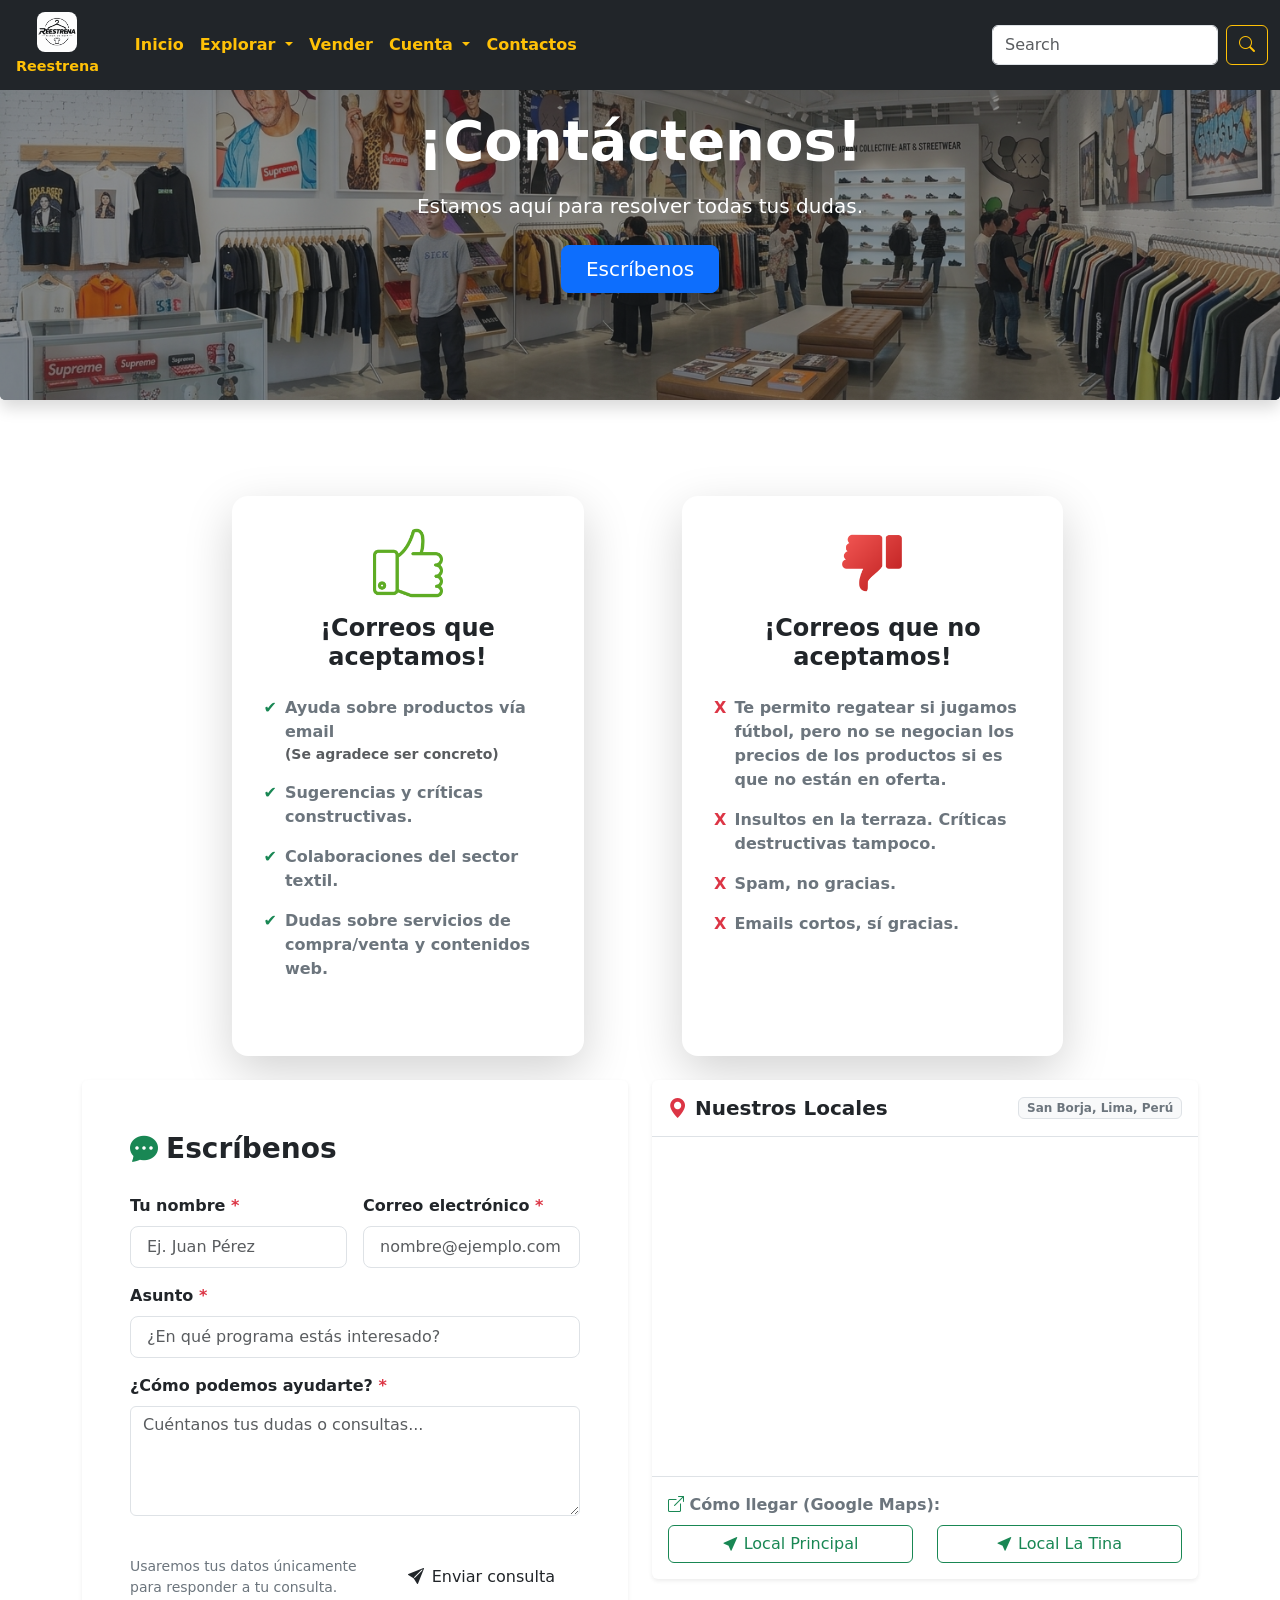
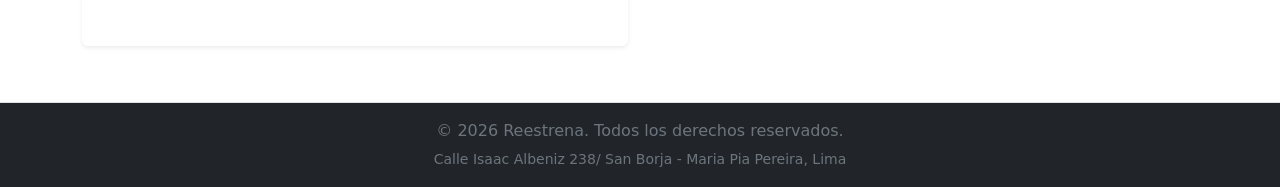
<file: contacto.html>
<!DOCTYPE html>
<html lang="en">
<head>
    <meta charset="UTF-8">
    <meta name="viewport" content="width=device-width, initial-scale=1.0">
    <title>Contacto</title>
    <link href="https://cdn.jsdelivr.net/npm/bootstrap@5.3.8/dist/css/bootstrap.min.css" rel="stylesheet" integrity="sha384-sRIl4kxILFvY47J16cr9ZwB07vP4J8+LH7qKQnuqkuIAvNWLzeN8tE5YBujZqJLB" crossorigin="anonymous">
    <script src="https://cdn.jsdelivr.net/npm/bootstrap@5.3.8/dist/js/bootstrap.bundle.min.js" integrity="sha384-FKyoEForCGlyvwx9Hj09JcYn3nv7wiPVlz7YYwJrWVcXK/BmnVDxM+D2scQbITxI" crossorigin="anonymous"></script>
    <script src="https://cdn.jsdelivr.net/npm/@popperjs/core@2.11.8/dist/umd/popper.min.js" integrity="sha384-I7E8VVD/ismYTF4hNIPjVp/Zjvgyol6VFvRkX/vR+Vc4jQkC+hVqc2pM8ODewa9r" crossorigin="anonymous"></script>
    <script src="https://cdn.jsdelivr.net/npm/bootstrap@5.3.8/dist/js/bootstrap.min.js" integrity="sha384-G/EV+4j2dNv+tEPo3++6LCgdCROaejBqfUeNjuKAiuXbjrxilcCdDz6ZAVfHWe1Y" crossorigin="anonymous"></script>
    <link rel="stylesheet" href="https://cdn.jsdelivr.net/npm/bootstrap-icons@1.11.3/font/bootstrap-icons.min.css">
    <script src="https://cdn.jsdelivr.net/npm/bootstrap@5.3.8/dist/js/bootstrap.bundle.min.js" integrity="sha384-FKyoEForCGlyvwx9Hj09JcYn3nv7wiPVlz7YYwJrWVcXK/BmnVDxM+D2scQbITxI" crossorigin="anonymous"></script>
</head>


<header>
  
  <nav class="navbar navbar-expand-md navbar-dark bg-dark fixed-top">
    <div class="container-fluid">
    
      <a class="navbar-brand d-flex flex-column align-items-center text-center m-0 p-1 text-warning" href="#">
        <img src="img/logoreestrena.jpeg" style="height: 40px; width: auto; border-radius: 8px; margin-bottom: 4px;" alt="Logo Reestrena">
        <span style="font-size: 0.9rem; font-weight: 600;">Reestrena</span>
      </a>

      
      <button class="navbar-toggler border-warning" type="button" data-bs-toggle="offcanvas" data-bs-target="#offcanvasNavbar" aria-controls="offcanvasNavbar" aria-label="Toggle navigation">
        <span class="navbar-toggler-icon"></span>
      </button>

     
      <div class="offcanvas offcanvas-end text-bg-dark" tabindex="-1" id="offcanvasNavbar" aria-labelledby="offcanvasNavbarLabel">
        <div class="offcanvas-header">
          <h5 class="offcanvas-title text-warning" id="offcanvasNavbarLabel">Reestrena</h5>
          <button type="button" class="btn-close btn-close-white" data-bs-dismiss="offcanvas" aria-label="Close"></button>
        </div>
        
        <div class="offcanvas-body">
        
          <ul class="navbar-nav me-auto mb-2 mb-sm-0 mx-sm-4">
            <li class="nav-item">
              <a class="nav-link active text-warning fw-bolder" aria-current="page" href="index.html">Inicio</a>
            </li>
            
            <li class="nav-item dropdown">
              <a class="nav-link dropdown-toggle text-warning fw-bolder" href="#" role="button" data-bs-toggle="dropdown" aria-expanded="false">
                Explorar
              </a>
              <ul class="dropdown-menu dropdown-menu-dark">
                <li><a class="dropdown-item" href="explorar.html">Hombre</a></li>
                <li><a class="dropdown-item" href="explorar.html">Mujer</a></li>
                <li><a class="dropdown-item" href="explorar.html">Niños</a></li>
                <li><a class="dropdown-item" href="explorar.html">Acessorios</a></li>
                <li><a class="dropdown-item" href="explorar.html">Ofertas</a></li>
                <li><hr class="dropdown-divider"></li>
                <li><a class="dropdown-item" href="explorar.html">Y mas..</a></li>
              </ul>
            </li>
            
            <li class="nav-item">
              <a class="nav-link text-warning fw-bolder" href="vender.html">Vender</a>
            </li>

            <li class="nav-item dropdown">
              <a class="nav-link dropdown-toggle text-warning fw-bolder" href="cuenta.html" role="button" data-bs-toggle="dropdown" aria-expanded="false">
                Cuenta
              </a>
              <ul class="dropdown-menu dropdown-menu-dark">
                <li><a class="dropdown-item" href="cuenta.html">Mis compras</a></li>
                <li><a class="dropdown-item" href="cuenta.html">Mis publicaciones</a></li>
                <li><a class="dropdown-item" href="cuenta.html">Favoritos</a></li>
                <li><a class="dropdown-item" href="cuenta.html">Datos</a></li>
              </ul>
            </li>   

            <li class="nav-item">
              <a class="nav-link text-warning fw-bolder" href="contacto.html">Contactos</a>
            </li>
          </ul>

         
          <form class="d-flex mt-3 mt-sm-0 ms-auto" role="search">
            <input class="form-control me-2" type="search" placeholder="Search" aria-label="Search"/>
            <button class="btn btn-outline-warning" type="submit"><i class="bi bi-search"></i></button>
          </form>
        </div>
      </div>
    </div>
  </nav>
</header>

<body>
    <!--cuerpo-->
    <div class="card bg-dark text-white border-0 shadow">
 
    <img src="img/slider1.jpg" class="card-img w-100" alt="Fondo Contáctenos" style="height: 400px; object-fit: cover;">
  

  <div class="card-img-overlay d-flex flex-column justify-content-center align-items-center text-center bg-dark bg-opacity-50">
    <h1 class="card-title fw-bold display-4 mb-3" >¡Contáctenos!</h1>
    <p class="card-text lead mb-4">Estamos aquí para resolver todas tus dudas.</p>
    <a href="#formulario" class="btn btn-primary btn-lg px-4">Escríbenos</a>
  </div>
</div>

<main class="container my-5 py-2 pt-5 mt-4">
  

<!--CARDS-->

    <div class="container my-4">
  <div class="row g-4 justify-content-center">
      
     
      <div class="col-12 col-md-6 col-lg-5 d-flex justify-content-center">
        <div class="card border-0 shadow-lg rounded-4 p-3 w-100" style="max-width: 22rem; height: 35rem;">
          <div class="card-body d-flex flex-column text-center">
            
            <div class="mb-3">
              <img src="img/like.png" class="img-fluid" alt="Icono de aceptación" style="width: 70px;">
            </div>
            
            <h4 class="card-title fw-bold mb-4 text-dark">¡Correos que aceptamos!</h4>
            
            <ul class="list-unstyled text-start fw-semibold text-secondary flex-grow-1">
              <li class="mb-3 d-flex align-items-start">
                <span class="text-success me-2">✔</span> 
                <span>Ayuda sobre productos vía email <small class="text-muted d-block">(Se agradece ser concreto)</small></span>
              </li>
              <li class="mb-3 d-flex align-items-start">
                <span class="text-success me-2">✔</span> 
                <span>Sugerencias y críticas constructivas.</span>
              </li>
              <li class="mb-3 d-flex align-items-start">
                <span class="text-success me-2">✔</span> 
                <span>Colaboraciones del sector textil.</span>
              </li>
              <li class="mb-3 d-flex align-items-start">
                <span class="text-success me-2">✔</span> 
                <span>Dudas sobre servicios de compra/venta y contenidos web.</span>
              </li>
            </ul>

          </div>
        </div>
      </div>

    
      <div class="col-12 col-md-6 col-lg-5 d-flex justify-content-center" >
        <div class="card border-0 shadow-lg rounded-4 p-3 w-100" style="max-width: 23.8rem; height: 35rem;">
          <div class="card-body d-flex flex-column text-center">
            
            <div class="mb-3">
              <img src="img/deslike.png" class="img-fluid" alt="Icono de rechazo" style="width: 70px;">
            </div>
            
            <h4 class="card-title fw-bold mb-4 text-dark">¡Correos que no aceptamos!</h4>
            
            <ul class="list-unstyled text-start fw-semibold text-secondary flex-grow-1">
              <li class="mb-3 d-flex align-items-start">
                <span class="text-danger me-2 fw-bold ">X</span> 
                <span>Te permito regatear si jugamos fútbol, pero no se negocian los precios de los productos si es que no están en oferta.</span>
              </li>
              <li class="mb-3 d-flex align-items-start">
                <span class="text-danger me-2 fw-bold">X</span> 
                <span>Insultos en la terraza. Críticas destructivas tampoco.</span>
              </li>
              <li class="mb-3 d-flex align-items-start">
                <span class="text-danger me-2 fw-bold">X</span> 
                <span>Spam, no gracias.</span>
              </li>
              <li class="mb-3 d-flex align-items-start">
                <span class="text-danger me-2 fw-bold">X</span> 
                <span>Emails cortos, sí gracias.</span>
              </li>
            </ul>

          </div>
        </div>
      </div>

  </div>
</div>


    <div class="row g-4 align-items-stretch" id="formulario">
      
      
      <div class="col-12 col-lg-6 d-flex flex-column" >
        <div class="card shadow-sm border-0 contenedor-tarjeta-contacto p-4 p-md-5 bg-body">
          <div class="d-flex align-items-center gap-2 mb-4">
            <i class="bi bi-chat-dots-fill text-success fs-3"></i>
            <h2 class="h3 fw-bold mb-0">Escríbenos</h2>
          </div>

          <form id="formContacto" novalidate>
            <div class="row g-3">
              <div class="col-12 col-md-6">
                <label for="nombre" class="form-label fw-semibold">Tu nombre <span class="text-danger">*</span></label>
                <input
                  type="text"
                  class="form-control form-control-lg fs-6"
                  id="nombre"
                  placeholder="Ej. Juan Pérez"
                  required
                />
                <div class="invalid-feedback">Por favor ingresa tu nombre.</div>
              </div>

              <div class="col-12 col-md-6">
                <label for="correo" class="form-label fw-semibold">Correo electrónico <span class="text-danger">*</span></label>
                <input
                  type="email"
                  class="form-control form-control-lg fs-6"
                  id="correo"
                  placeholder="nombre@ejemplo.com"
                  required
                />
                <div class="invalid-feedback">Ingresa un correo electrónico válido.</div>
              </div>

              <div class="col-12">
                <label for="asunto" class="form-label fw-semibold">Asunto <span class="text-danger">*</span></label>
                <input
                  type="text"
                  class="form-control form-control-lg fs-6"
                  id="asunto"
                  placeholder="¿En qué programa estás interesado?"
                  required
                />
                <div class="invalid-feedback">Por favor indícanos el asunto.</div>
              </div>

              <div class="col-12">
                <label for="mensaje" class="form-label fw-semibold">¿Cómo podemos ayudarte? <span class="text-danger">*</span></label>
                <textarea
                  class="form-control fs-6"
                  id="mensaje"
                  rows="4"
                  placeholder="Cuéntanos tus dudas o consultas..."
                  required
                ></textarea>
                <div class="invalid-feedback">Por favor escribe tu mensaje.</div>
              </div>

              <div class="col-12">
                <div id="alertaExito" class="alert alert-success d-none d-flex align-items-center gap-2 mt-2" role="alert">
                  <i class="bi bi-check-circle-fill fs-5"></i>
                  <div>Recibimos tu consulta con éxito. Nuestro equipo se comunicará contigo pronto.</div>
                </div>
              </div>

              <div class="col-12 d-flex flex-column flex-sm-row justify-content-between align-items-sm-center gap-3 mt-4">
                <small class="text-secondary">Usaremos tus datos únicamente para responder a tu consulta.</small>
                <button type="submit" class="btn btn-marca btn-lg px-4 fs-6 text-nowrap">
                  <i class="bi bi-send-fill me-2"></i>Enviar consulta
                </button>
              </div>
            </div>
          </form>
        </div>
      </div>

      <div class="col-md-6">
        <div class="card shadow-sm border-0">
          
         
          <div class="p-3 border-bottom d-flex d-flex justify-content-between align-items-center ">
            <h2 class="h5 fw-bold mb-0">
              <i class="bi bi-geo-alt-fill text-danger"></i> Nuestros Locales
            </h2>
            <span class="badge bg-light text-secondary border   ">San Borja, Lima, Perú</span>
          </div>

         
          <div class="p-3 text-center">
            <iframe src="https://www.google.com/maps/embed?pb=!1m14!1m12!1m3!1d2016.1770674773388!2d-77.001119603871!3d-12.103624764910094!2m3!1f0!2f0!3f0!3m2!1i1024!2i768!4f13.1!5e1!3m2!1ses!2spe!4v1792187605835!5m2!1ses!2spe" width="100%" height="300" style="border:0;" allowfullscreen="" loading="lazy"></iframe>
          </div>

         
          <div class="p-3 border-top">
            <p class="text-secondary fw-bold mb-2">
              <i class="bi bi-box-arrow-up-right text-success"></i> Cómo llegar (Google Maps):
            </p>
            <div class="row">
              <div class="col-6">
                <a href="https://maps.app.goo.gl/FXMmZtwZ7Xrzo6DA8" target="_blank" class="btn btn-outline-success w-100">
                  <i class="bi bi-cursor-fill"></i> Local Principal
                </a>
              </div>
              <div class="col-6">
                <a href="https://maps.app.goo.gl/FXMmZtwZ7Xrzo6DA8" target="_blank" class="btn btn-outline-success w-100">
                  <i class="bi bi-cursor-fill"></i> Local La Tina
                </a>
              </div>
            </div>
          </div>

        </div>
      </div>

        </div>
      </div>

    </div>

    </div>  
  </main>

</body>

 <footer class="mt-auto bg-dark border-top py-3 text-center text-secondary">
    <div class="container">
      <p class="mb-1">&copy; 2026 Reestrena. Todos los derechos reservados.</p>
      <small> Calle Isaac Albeniz 238/ San Borja - Maria Pia Pereira, Lima</small>
    </div>
  </footer>


</html>
</file>
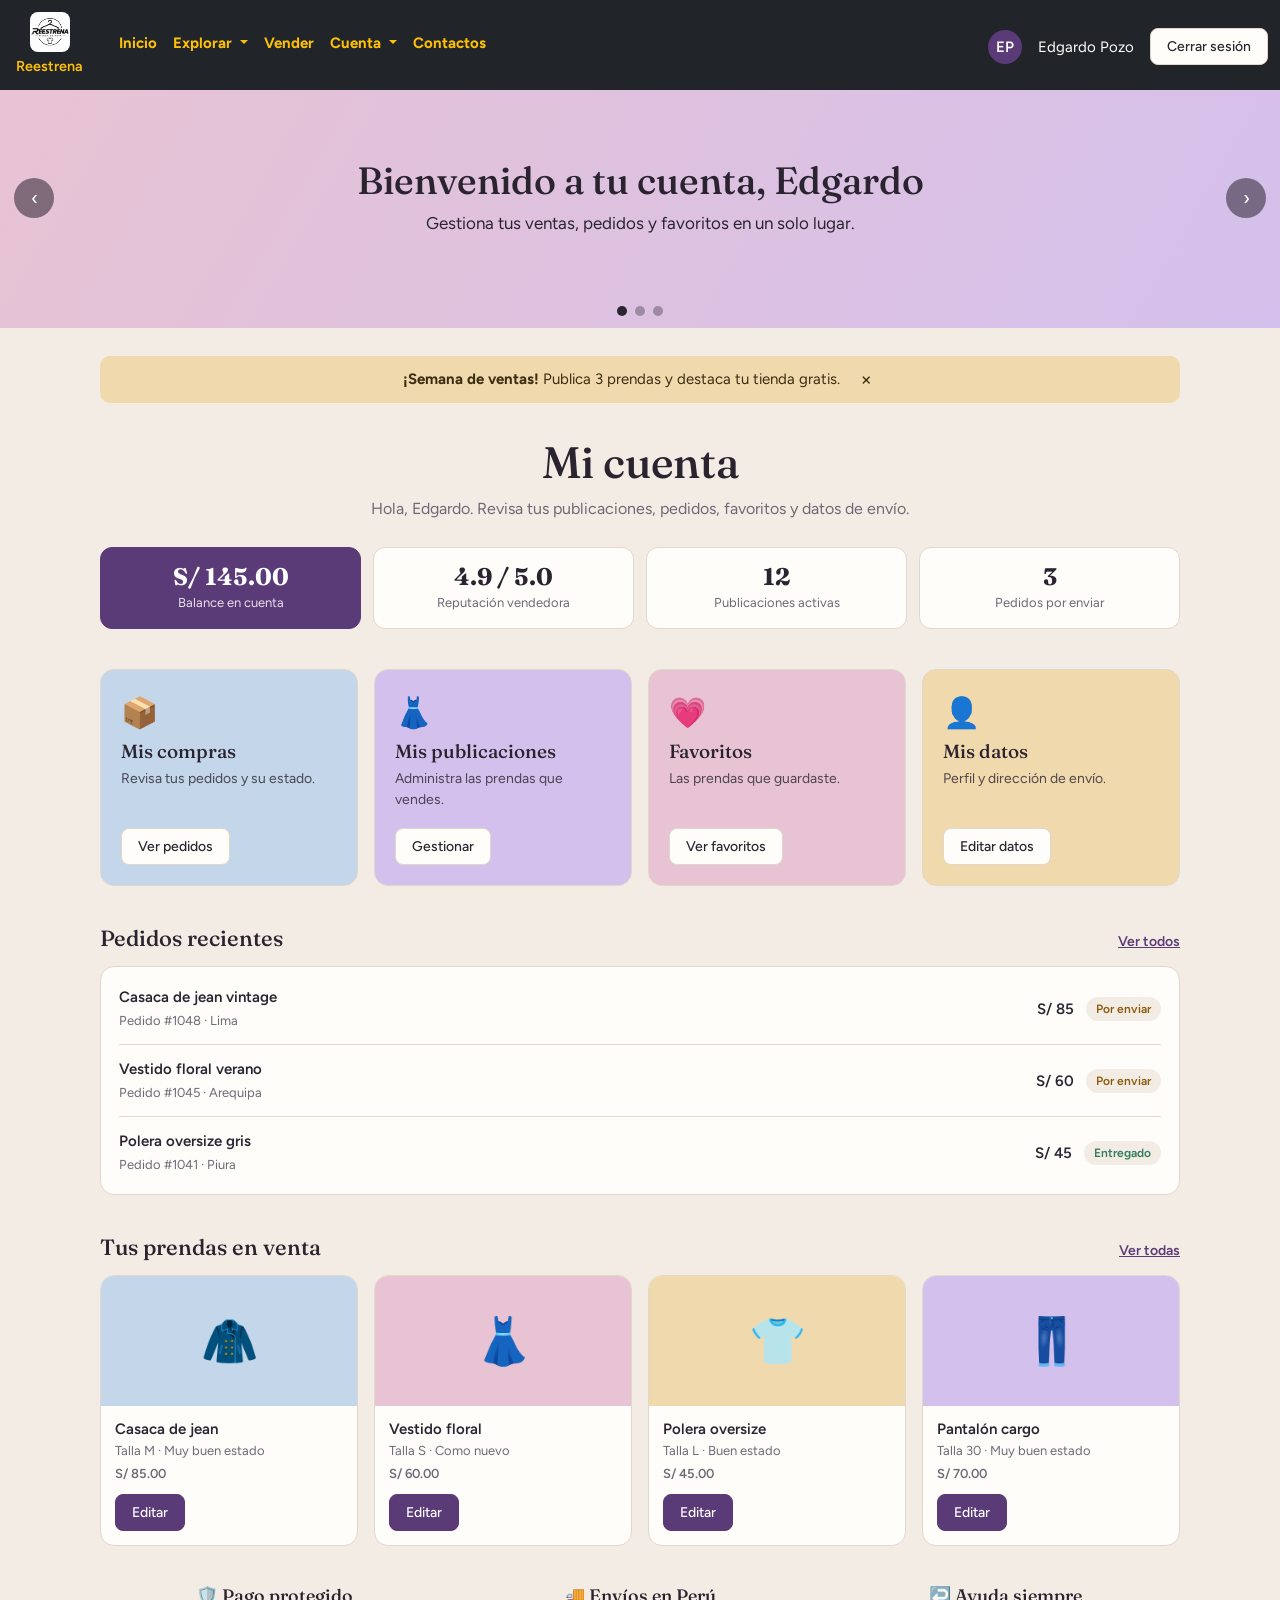
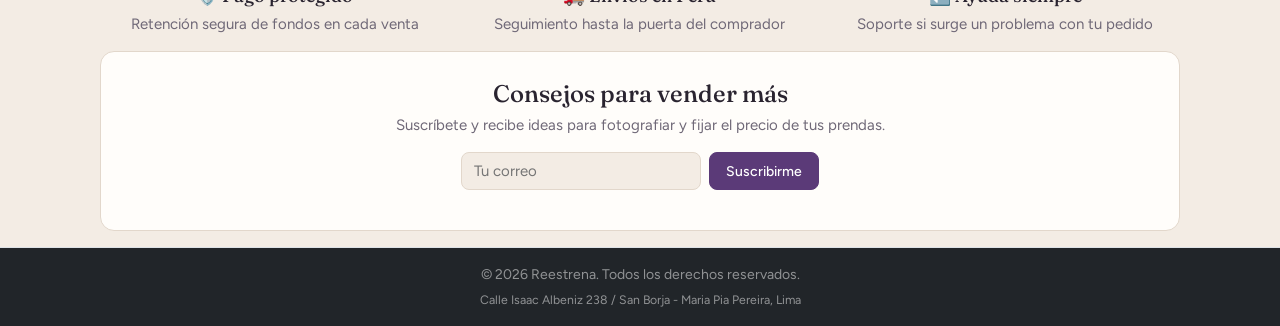
<file: cuenta.html>
<!DOCTYPE html>
<html lang="es">
<head>
<meta charset="UTF-8">
<meta name="viewport" content="width=device-width, initial-scale=1, viewport-fit=cover">
<title>Mi cuenta | reestrena.pe</title>
<link href="https://fonts.googleapis.com/css2?family=Fraunces:wght@600;700&family=Figtree:wght@400;500;600&display=swap" rel="stylesheet">

<link href="https://cdn.jsdelivr.net/npm/bootstrap@5.3.3/dist/css/bootstrap.min.css" rel="stylesheet">
<script src="https://cdn.jsdelivr.net/npm/bootstrap@5.3.3/dist/js/bootstrap.bundle.min.js" defer></script>
<link rel="stylesheet" href="https://cdn.jsdelivr.net/npm/bootstrap-icons@1.11.3/font/bootstrap-icons.min.css">

<style>
:root{--bg:#f3ece4;--surface:#fffdfa;--ink:#2a2430;--muted:#6f6877;--line:#e2d7cb;--brand:#5b3a78;--brand-ink:#fff;--accent:#d9a441;--ok:#2f7d5b;--warn:#8a5a0c;
--c1:#e8c3d3;--c2:#d4c0ec;--c3:#f1d9ae;--c4:#c3d6ea;--dark:#2a2430;--dark-ink:#f1ecf5;
box-sizing:border-box;padding-top:env(safe-area-inset-top,0px);padding-bottom:env(safe-area-inset-bottom,0px)}
@media (prefers-color-scheme:dark){:root:not([data-theme="light"]){--bg:#1c1822;--surface:#262030;--ink:#f1ecf5;--muted:#aaa2b4;--line:#3a3245;--brand:#c9a7ea;--brand-ink:#1c1822;--accent:#e6b85a;--ok:#6fcf9f;--warn:#e6b85a;--c1:#4a3340;--c2:#3f3452;--c3:#4d4230;--c4:#33425a;--dark:#120f17;color-scheme:dark}}
:root[data-theme="dark"]{--bg:#1c1822;--surface:#262030;--ink:#f1ecf5;--muted:#aaa2b4;--line:#3a3245;--brand:#c9a7ea;--brand-ink:#1c1822;--accent:#e6b85a;--ok:#6fcf9f;--warn:#e6b85a;--c1:#4a3340;--c2:#3f3452;--c3:#4d4230;--c4:#33425a;--dark:#120f17;color-scheme:dark}
html{scroll-padding-top:env(safe-area-inset-top,0px)}
*,*::before,*::after{box-sizing:border-box}
body{margin:0;background:var(--bg);color:var(--ink);font:15px/1.5 Figtree,system-ui,Arial,sans-serif}
a{color:inherit}
h1,h2,h3,h4,h5{font-family:Fraunces,Georgia,serif;margin:0;line-height:1.15}
.wrap{max-width:1120px;margin:0 auto;padding:0 20px}
:focus-visible{outline:3px solid var(--accent);outline-offset:2px}
.btn-custom{display:inline-block;padding:9px 16px;border-radius:8px;border:1px solid var(--line);background:var(--surface);color:var(--ink);font:500 14px Figtree,sans-serif;text-decoration:none;cursor:pointer}
.btn-custom.primary{background:var(--brand);color:var(--brand-ink);border-color:var(--brand)}
.btn-custom:hover{filter:brightness(.95)}

/* Header & Carrusel Fix */
header{z-index:1030}
.slider{position:relative;overflow:hidden;background:var(--dark);margin-top:68px;z-index:1}
.slides{display:flex;transition:transform .6s ease}
.slide{flex:0 0 100%;min-height:260px;display:flex;align-items:center;justify-content:center;text-align:center;padding:40px 70px;color:#2a2430}
.slide h2{font-size:clamp(24px,4vw,38px)}
.slide p{margin:8px 0 0;font-size:17px}
.s1{background:linear-gradient(120deg,#e8c3d3,#d4c0ec)}
.s2{background:linear-gradient(120deg,#f1d9ae,#e8c3d3)}
.s3{background:linear-gradient(120deg,#c3d6ea,#d4c0ec)}
.arrow{position:absolute;top:50%;transform:translateY(-50%);width:40px;height:40px;border-radius:50%;border:0;background:rgba(42,36,48,.55);color:#fff;font-size:20px;cursor:pointer;z-index:2}
.prev{left:14px}.next{right:14px}
.dots{position:absolute;bottom:12px;left:0;right:0;display:flex;justify-content:center;gap:8px;z-index:2}
.dots button{width:10px;height:10px;border-radius:50%;border:0;background:rgba(42,36,48,.35);padding:0;cursor:pointer}
.dots button[aria-current="true"]{background:#2a2430}

/* Avatar y usuario */
.avatar{width:34px;height:34px;border-radius:50%;background:var(--brand);color:var(--brand-ink);display:grid;place-items:center;font-weight:600}

/* Contenido */
.alert-box{display:flex;align-items:center;justify-content:center;gap:14px;margin-top:28px;padding:12px 16px;border-radius:10px;background:var(--c3);color:#3b2d10;text-align:center}
.alert-box button{border:0;background:none;font-size:20px;line-height:1;cursor:pointer;color:inherit}
.intro{text-align:center;margin:34px 0 26px}
.intro h1{font-size:clamp(30px,5vw,44px)}
.intro p{color:var(--muted);margin:10px auto 0;max-width:56ch;font-size:16px}
.stats{display:grid;grid-template-columns:repeat(4,1fr);gap:12px}
.stat{background:var(--surface);border:1px solid var(--line);border-radius:12px;padding:14px;text-align:center}
.stat b{display:block;font:700 24px Fraunces,Georgia,serif}
.stat span{font-size:13px;color:var(--muted)}
.stat.balance{background:var(--brand);border-color:var(--brand);color:var(--brand-ink)}
.stat.balance span{color:inherit;opacity:.85}
section{margin-top:40px}
.head{display:flex;justify-content:space-between;align-items:baseline;margin-bottom:14px}
.head h2{font-size:22px}
.head a{font-size:14px;color:var(--brand);font-weight:600}
.cards,.prods{display:grid;grid-template-columns:repeat(4,1fr);gap:16px}
.card-item{display:flex;flex-direction:column;gap:6px;padding:20px;border-radius:14px;border:1px solid var(--line);min-height:190px}
.card-item .ic{font-size:30px}
.card-item h3{font-size:19px}
.card-item p{margin:0 0 12px;font-size:14px;opacity:.8}
.card-item .btn-custom{margin-top:auto;align-self:flex-start;background:var(--surface)}
.k1{background:var(--c4);color:#2a2430}.k2{background:var(--c2);color:#2a2430}.k3{background:var(--c1);color:#2a2430}.k4{background:var(--c3);color:#2a2430}

.panel{background:var(--surface);border:1px solid var(--line);border-radius:14px;padding:6px 18px}
.panel-row{display:flex;align-items:center;gap:12px;padding:13px 0;border-bottom:1px solid var(--line)}
.panel-row:last-child{border:0}
.panel-row .t{flex:1;min-width:0}
.panel-row .t b{display:block;font-weight:600}
.panel-row .t span{font-size:13px;color:var(--muted)}
.tag{font-size:12px;font-weight:600;padding:3px 10px;border-radius:99px;background:var(--bg);white-space:nowrap}
.tag.ok{color:var(--ok)}.tag.wait{color:var(--warn)}
.price{font-weight:600}
.prod{background:var(--surface);border:1px solid var(--line);border-radius:14px;overflow:hidden;display:flex;flex-direction:column}
.sw{height:130px;display:grid;place-items:center;font-size:46px}
.prod .i{padding:12px 14px 14px;display:flex;flex-direction:column;flex:1}
.prod b{font-weight:600}
.prod span{font-size:13px;color:var(--muted)}
.prod .price{margin:4px 0 10px}
.prod .btn-custom{align-self:flex-start;margin-top:auto}
.info{display:grid;grid-template-columns:repeat(3,1fr);gap:16px;text-align:center}
.info h4{font-size:18px}
.info p{color:var(--muted);margin:6px 0 0}
.news{background:var(--surface);border:1px solid var(--line);border-radius:14px;padding:28px 20px;text-align:center}
.news p{color:var(--muted);margin:6px 0 16px}
.news form{display:flex;gap:8px;justify-content:center;flex-wrap:wrap}
.news input{padding:9px 12px;border-radius:8px;border:1px solid var(--line);background:var(--bg);color:var(--ink);font:15px Figtree,sans-serif;min-width:240px}
#ok{color:var(--ok);font-weight:600;margin-top:12px}
footer{background:var(--dark);color:var(--dark-ink);margin-top:48px;padding:26px 20px;text-align:center;font-size:14px}

@media (max-width:900px){
  .cards,.prods,.stats{grid-template-columns:repeat(2,1fr)}
  .info{grid-template-columns:1fr}
  .slide{padding:40px 56px}
}
@media (max-width:480px){.cards,.prods{grid-template-columns:1fr}}
@media (prefers-reduced-motion:reduce){.slides{transition:none}}
</style>
</head>

<body>

<header>
  <nav class="navbar navbar-expand-md navbar-dark bg-dark fixed-top">
    <div class="container-fluid">
      <a class="navbar-brand d-flex flex-column align-items-center text-center m-0 p-1 text-warning" href="#">
        <img src="img/logoreestrena.jpeg" style="height: 40px; width: auto; border-radius: 8px; margin-bottom: 4px;" alt="Logo Reestrena">
        <span style="font-size: 0.9rem; font-weight: 600;">Reestrena</span>
      </a>

      <button class="navbar-toggler border-warning" type="button" data-bs-toggle="offcanvas" data-bs-target="#offcanvasNavbar" aria-controls="offcanvasNavbar" aria-label="Toggle navigation">
        <span class="navbar-toggler-icon"></span>
      </button>

      <div class="offcanvas offcanvas-end text-bg-dark" tabindex="-1" id="offcanvasNavbar" aria-labelledby="offcanvasNavbarLabel">
        <div class="offcanvas-header">
          <h5 class="offcanvas-title text-warning" id="offcanvasNavbarLabel">Reestrena</h5>
          <button type="button" class="btn-close btn-close-white" data-bs-dismiss="offcanvas" aria-label="Close"></button>
        </div>
        
        <div class="offcanvas-body">
          <ul class="navbar-nav me-auto mb-2 mb-sm-0 mx-sm-4">
            <li class="nav-item">
              <a class="nav-link active text-warning fw-bolder" aria-current="page" href="index.html">Inicio</a>
            </li>
            
            <li class="nav-item dropdown">
              <a class="nav-link dropdown-toggle text-warning fw-bolder" href="#" role="button" data-bs-toggle="dropdown" aria-expanded="false">
                Explorar
              </a>
              <ul class="dropdown-menu dropdown-menu-dark">
                <li><a class="dropdown-item" href="explorar.html">Hombre</a></li>
                <li><a class="dropdown-item" href="explorar.html">Mujer</a></li>
                <li><a class="dropdown-item" href="explorar.html">Niños</a></li>
                <li><a class="dropdown-item" href="explorar.html">Accesorios</a></li>
                <li><a class="dropdown-item" href="explorar.html">Ofertas</a></li>
                <li><hr class="dropdown-divider"></li>
                <li><a class="dropdown-item" href="explorar.html">Y más..</a></li>
              </ul>
            </li>
            
            <li class="nav-item">
              <a class="nav-link text-warning fw-bolder" href="vender.html">Vender</a>
            </li>

            <li class="nav-item dropdown">
              <a class="nav-link dropdown-toggle text-warning fw-bolder" href="#" role="button" data-bs-toggle="dropdown" aria-expanded="false">
                Cuenta
              </a>
              <ul class="dropdown-menu dropdown-menu-dark">
                <li><a class="dropdown-item" href="cuenta.html">Mis compras</a></li>
                <li><a class="dropdown-item" href="cuenta.html">Mis publicaciones</a></li>
                <li><a class="dropdown-item" href="cuenta.html">Favoritos</a></li>
                <li><a class="dropdown-item" href="cuenta.html">Datos</a></li>
              </ul>
            </li>   

            <li class="nav-item">
              <a class="nav-link text-warning fw-bolder" href="contacto.html">Contactos</a>
            </li>
          </ul>

          <div class="d-flex flex-column flex-sm-row justify-content-between align-items-sm-center gap-3 mt-1 ms-auto">
            <span class="avatar" aria-hidden="true">EP</span>
            <span class="text-white">Edgardo Pozo</span>
            <a class="btn-custom" href="index.html">Cerrar sesión</a>
          </div>
        </div>
      </div>
    </div>
  </nav>
</header>

<div class="slider" id="sl" role="region" aria-roledescription="carrusel" aria-label="Novedades de tu cuenta">
  <div class="slides" id="track">
    <div class="slide s1"><div><h2>Bienvenido a tu cuenta, Edgardo</h2><p>Gestiona tus ventas, pedidos y favoritos en un solo lugar.</p></div></div>
    <div class="slide s2"><div><h2>Vende más rápido</h2><p>Las prendas con 4 fotos se venden antes. Súbelas hoy.</p></div></div>
    <div class="slide s3"><div><h2>Compra y vende con seguridad</h2><p>Tus pagos quedan protegidos hasta que el pedido llega.</p></div></div>
  </div>
  <button class="arrow prev" id="pv" aria-label="Anterior">‹</button>
  <button class="arrow next" id="nx" aria-label="Siguiente">›</button>
  <div class="dots" id="dots"></div>
</div>

<main class="wrap">
  <div class="alert-box" id="al" role="status">
    <span><strong>¡Semana de ventas!</strong> Publica 3 prendas y destaca tu tienda gratis.</span>
    <button id="ax" aria-label="Cerrar aviso">×</button>
  </div>

  <div class="intro">
    <h1>Mi cuenta</h1>
    <p>Hola, Edgardo. Revisa tus publicaciones, pedidos, favoritos y datos de envío.</p>
  </div>

  <div class="stats">
    <div class="stat balance"><b>S/ 145.00</b><span>Balance en cuenta</span></div>
    <div class="stat"><b>4.9 / 5.0</b><span>Reputación vendedora</span></div>
    <div class="stat"><b>12</b><span>Publicaciones activas</span></div>
    <div class="stat"><b>3</b><span>Pedidos por enviar</span></div>
  </div>

  <section aria-label="Opciones de mi cuenta">
    <div class="cards">
      <div class="card-item k1"><span class="ic" aria-hidden="true">📦</span><h3>Mis compras</h3><p>Revisa tus pedidos y su estado.</p><a class="btn-custom" href="cuenta.html">Ver pedidos</a></div>
      <div class="card-item k2"><span class="ic" aria-hidden="true">👗</span><h3>Mis publicaciones</h3><p>Administra las prendas que vendes.</p><a class="btn-custom" href="cuenta.html">Gestionar</a></div>
      <div class="card-item k3"><span class="ic" aria-hidden="true">💗</span><h3>Favoritos</h3><p>Las prendas que guardaste.</p><a class="btn-custom" href="cuenta.html">Ver favoritos</a></div>
      <div class="card-item k4"><span class="ic" aria-hidden="true">👤</span><h3>Mis datos</h3><p>Perfil y dirección de envío.</p><a class="btn-custom" href="cuenta.html">Editar datos</a></div>
    </div>
  </section>

  <section>
    <div class="head"><h2>Pedidos recientes</h2><a href="cuenta.html">Ver todos</a></div>
    <div class="panel">
      <div class="panel-row"><div class="t"><b>Casaca de jean vintage</b><span>Pedido #1048 · Lima</span></div><span class="price">S/ 85</span><span class="tag wait">Por enviar</span></div>
      <div class="panel-row"><div class="t"><b>Vestido floral verano</b><span>Pedido #1045 · Arequipa</span></div><span class="price">S/ 60</span><span class="tag wait">Por enviar</span></div>
      <div class="panel-row"><div class="t"><b>Polera oversize gris</b><span>Pedido #1041 · Piura</span></div><span class="price">S/ 45</span><span class="tag ok">Entregado</span></div>
    </div>
  </section>

  <section>
    <div class="head"><h2>Tus prendas en venta</h2><a href="cuenta.html">Ver todas</a></div>
    <div class="prods">
      <article class="prod"><div class="sw" style="background:var(--c4)" aria-hidden="true">🧥</div><div class="i"><b>Casaca de jean</b><span>Talla M · Muy buen estado</span><span class="price">S/ 85.00</span><a class="btn-custom primary" href="cuenta.html">Editar</a></div></article>
      <article class="prod"><div class="sw" style="background:var(--c1)" aria-hidden="true">👗</div><div class="i"><b>Vestido floral</b><span>Talla S · Como nuevo</span><span class="price">S/ 60.00</span><a class="btn-custom primary" href="cuenta.html">Editar</a></div></article>
      <article class="prod"><div class="sw" style="background:var(--c3)" aria-hidden="true">👕</div><div class="i"><b>Polera oversize</b><span>Talla L · Buen estado</span><span class="price">S/ 45.00</span><a class="btn-custom primary" href="cuenta.html">Editar</a></div></article>
      <article class="prod"><div class="sw" style="background:var(--c2)" aria-hidden="true">👖</div><div class="i"><b>Pantalón cargo</b><span>Talla 30 · Muy buen estado</span><span class="price">S/ 70.00</span><a class="btn-custom primary" href="cuenta.html">Editar</a></div></article>
    </div>
  </section>

  <section class="info" aria-label="Protección">
    <div><h4>🛡️ Pago protegido</h4><p>Retención segura de fondos en cada venta</p></div>
    <div><h4>🚚 Envíos en Perú</h4><p>Seguimiento hasta la puerta del comprador</p></div>
    <div><h4>↩️ Ayuda siempre</h4><p>Soporte si surge un problema con tu pedido</p></div>
  </section>

  <section class="news my-3">
    <h4>Consejos para vender más</h4>
    <p>Suscríbete y recibe ideas para fotografiar y fijar el precio de tus prendas.</p>
    <form id="nf"><input type="email" id="em" placeholder="Tu correo" aria-label="Tu correo" required><button class="btn-custom primary" type="submit">Suscribirme</button></form>
    <div id="ok" role="status"></div>
  </section>
</main>

<footer class="mt-auto bg-dark border-top py-3 text-center text-secondary">
  <div class="container">
    <p class="mb-1 text-white-50">&copy; 2026 Reestrena. Todos los derechos reservados.</p>
    <small class="text-white-50">Calle Isaac Albeniz 238 / San Borja - Maria Pia Pereira, Lima</small>
  </div>
</footer>

<script>
// Script del Carrusel
var i=0, n=3, tr=document.getElementById('track'), dt=document.getElementById('dots'), sl=document.getElementById('sl'), hold=false, btns=[];

for(var k=0; k<n; k++){
  (function(k){
    var b=document.createElement('button');
    b.setAttribute('aria-label','Ir a la diapositiva '+(k+1));
    b.onclick=function(){go(k)};
    dt.appendChild(b);
    btns.push(b);
  })(k);
}

function go(x){
  i=(x+n)%n;
  tr.style.transform='translateX(-'+i*100+'%)';
  btns.forEach(function(b,j){
    b.setAttribute('aria-current', j===i);
  });
}

document.getElementById('pv').onclick=function(){go(i-1)};
document.getElementById('nx').onclick=function(){go(i+1)};
sl.onmouseenter=function(){hold=true};
sl.onmouseleave=function(){hold=false};

if(!window.matchMedia('(prefers-reduced-motion: reduce)').matches){
  setInterval(function(){if(!hold)go(i+1)},5000);
}
go(0);

// Aviso y formulario
document.getElementById('ax').onclick=function(){document.getElementById('al').style.display='none'};
document.getElementById('nf').onsubmit=function(e){
  e.preventDefault();
  document.getElementById('ok').textContent='¡Listo! Te escribiremos a '+document.getElementById('em').value+'.';
  this.reset();
};
</script>

</body>
</html>
</file>
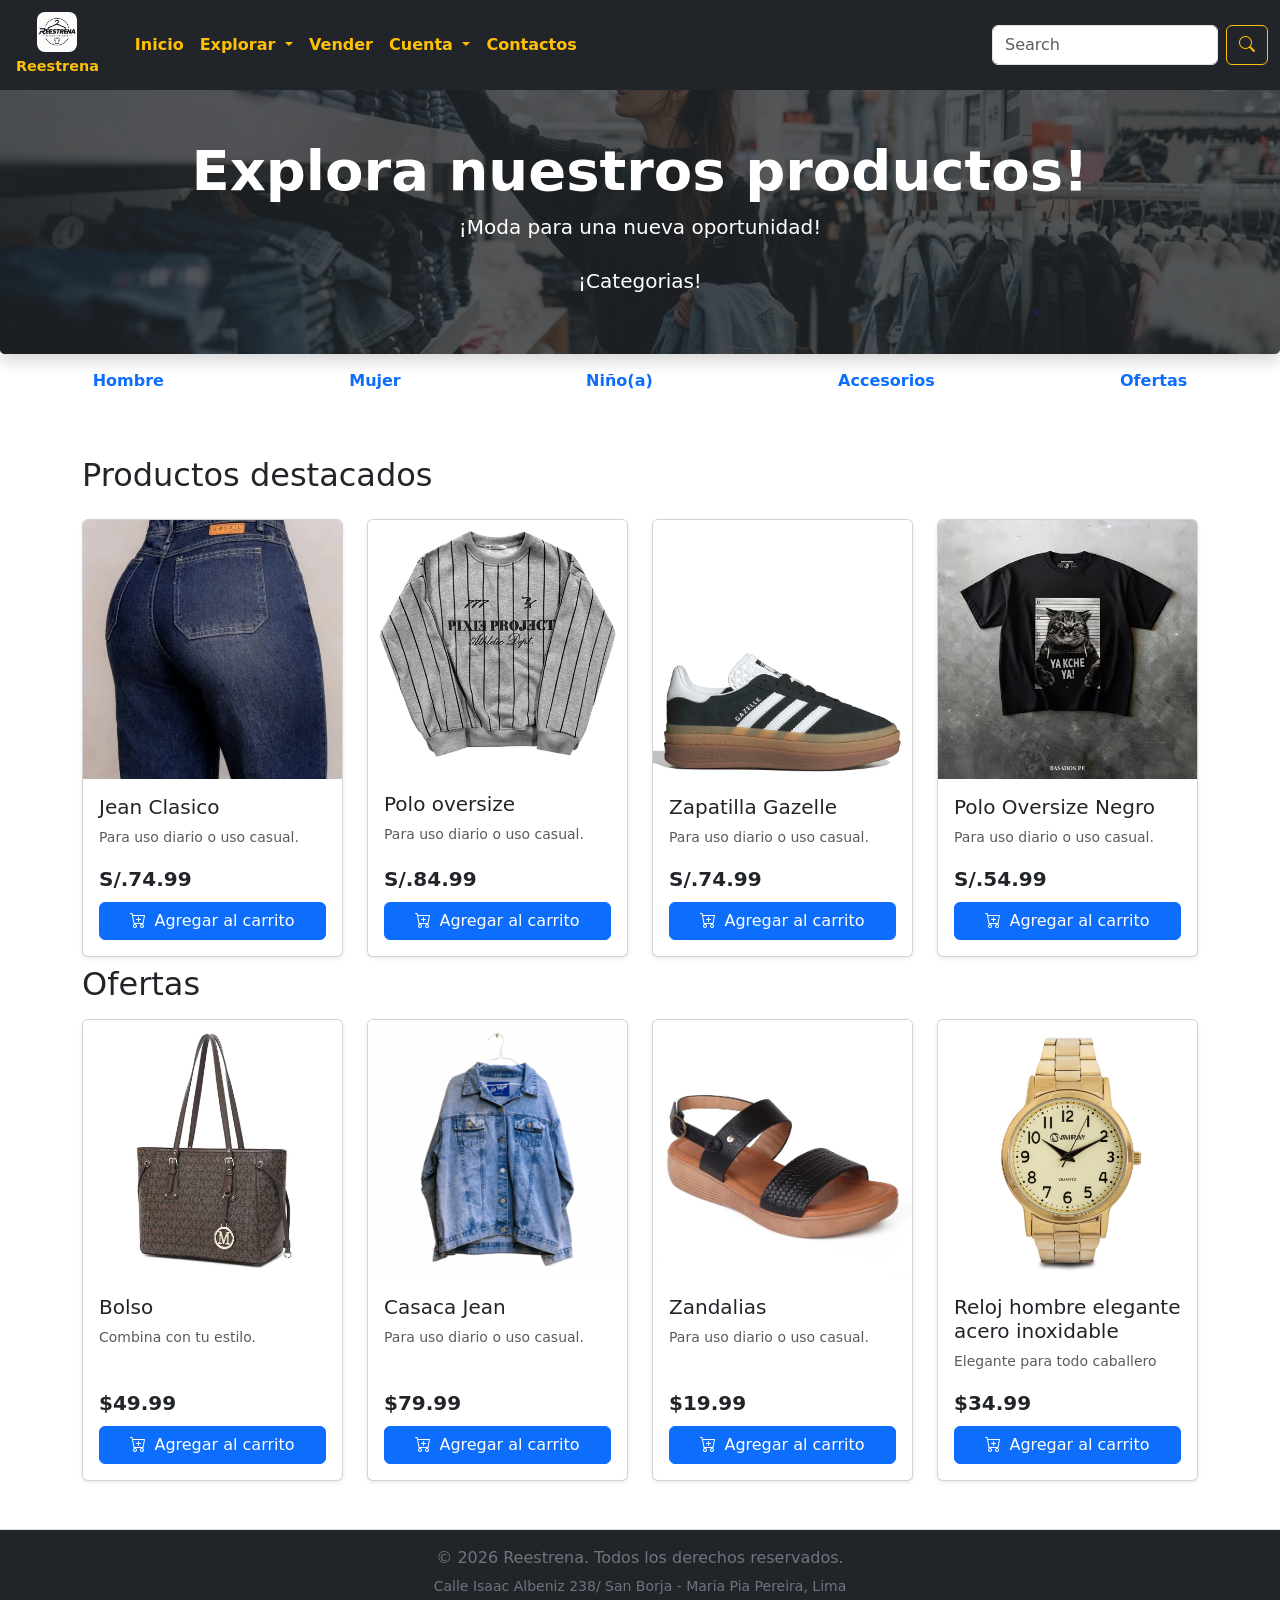
<file: explorar.html>
<!DOCTYPE html>
<html lang="en">
<head>
    <meta charset="UTF-8">
    <meta name="viewport" content="width=device-width, initial-scale=1.0">
    <title>Contacto</title>
    <link href="https://cdn.jsdelivr.net/npm/bootstrap@5.3.8/dist/css/bootstrap.min.css" rel="stylesheet" integrity="sha384-sRIl4kxILFvY47J16cr9ZwB07vP4J8+LH7qKQnuqkuIAvNWLzeN8tE5YBujZqJLB" crossorigin="anonymous">
    <script src="https://cdn.jsdelivr.net/npm/bootstrap@5.3.8/dist/js/bootstrap.bundle.min.js" integrity="sha384-FKyoEForCGlyvwx9Hj09JcYn3nv7wiPVlz7YYwJrWVcXK/BmnVDxM+D2scQbITxI" crossorigin="anonymous"></script>
    <script src="https://cdn.jsdelivr.net/npm/@popperjs/core@2.11.8/dist/umd/popper.min.js" integrity="sha384-I7E8VVD/ismYTF4hNIPjVp/Zjvgyol6VFvRkX/vR+Vc4jQkC+hVqc2pM8ODewa9r" crossorigin="anonymous"></script>
    <script src="https://cdn.jsdelivr.net/npm/bootstrap@5.3.8/dist/js/bootstrap.min.js" integrity="sha384-G/EV+4j2dNv+tEPo3++6LCgdCROaejBqfUeNjuKAiuXbjrxilcCdDz6ZAVfHWe1Y" crossorigin="anonymous"></script>
    <link rel="stylesheet" href="https://cdn.jsdelivr.net/npm/bootstrap-icons@1.11.3/font/bootstrap-icons.min.css">
    <script src="https://cdn.jsdelivr.net/npm/bootstrap@5.3.8/dist/js/bootstrap.bundle.min.js" integrity="sha384-FKyoEForCGlyvwx9Hj09JcYn3nv7wiPVlz7YYwJrWVcXK/BmnVDxM+D2scQbITxI" crossorigin="anonymous"></script>
</head>
<style>

.sub_menu {
    background: white;
    display: flex;
    flex-direction: row;
    align-items: center; 
    justify-content: space-around;     
    padding: 15px 0; 
}
.sub_menu a {
    text-decoration: none;
    font-weight: bold;
    
}
.sub_menu a:hover {
    opacity: 0.8;
    color: red; 
}




</style>

<header>
 
  <nav class="navbar navbar-expand-md navbar-dark bg-dark fixed-top">
    <div class="container-fluid">
      
      <a class="navbar-brand d-flex flex-column align-items-center text-center m-0 p-1 text-warning" href="#">
        <img src="img/logoreestrena.jpeg" style="height: 40px; width: auto; border-radius: 8px; margin-bottom: 4px;" alt="Logo Reestrena">
        <span style="font-size: 0.9rem; font-weight: 600;">Reestrena</span>
      </a>

      
      <button class="navbar-toggler border-warning" type="button" data-bs-toggle="offcanvas" data-bs-target="#offcanvasNavbar" aria-controls="offcanvasNavbar" aria-label="Toggle navigation">
        <span class="navbar-toggler-icon"></span>
      </button>

      
      <div class="offcanvas offcanvas-end text-bg-dark" tabindex="-1" id="offcanvasNavbar" aria-labelledby="offcanvasNavbarLabel">
        <div class="offcanvas-header">
          <h5 class="offcanvas-title text-warning" id="offcanvasNavbarLabel">Reestrena</h5>
          <button type="button" class="btn-close btn-close-white" data-bs-dismiss="offcanvas" aria-label="Close"></button>
        </div>
        
        <div class="offcanvas-body">
        
          <ul class="navbar-nav me-auto mb-2 mb-sm-0 mx-sm-4">
            <li class="nav-item">
              <a class="nav-link active text-warning fw-bolder" aria-current="page" href="index.html">Inicio</a>
            </li>
            
            <li class="nav-item dropdown">
              <a class="nav-link dropdown-toggle text-warning fw-bolder" href="#" role="button" data-bs-toggle="dropdown" aria-expanded="false">
                Explorar
              </a>
              <ul class="dropdown-menu dropdown-menu-dark">
                <li><a class="dropdown-item" href="explorar.html">Hombre</a></li>
                <li><a class="dropdown-item" href="explorar.html">Mujer</a></li>
                <li><a class="dropdown-item" href="explorar.html">Niños</a></li>
                <li><a class="dropdown-item" href="explorar.html">Acessorios</a></li>
                <li><a class="dropdown-item" href="explorar.html">Ofertas</a></li>
                <li><hr class="dropdown-divider"></li>
                <li><a class="dropdown-item" href="explorar.html">Y mas..</a></li>
              </ul>
            </li>
            
            <li class="nav-item">
              <a class="nav-link text-warning fw-bolder" href="vender.html">Vender</a>
            </li>

            <li class="nav-item dropdown">
              <a class="nav-link dropdown-toggle text-warning fw-bolder" href="cuenta.html" role="button" data-bs-toggle="dropdown" aria-expanded="false">
                Cuenta
              </a>
              <ul class="dropdown-menu dropdown-menu-dark">
                <li><a class="dropdown-item" href="cuenta.html">Mis compras</a></li>
                <li><a class="dropdown-item" href="cuenta.html">Mis publicaciones</a></li>
                <li><a class="dropdown-item" href="cuenta.html">Favoritos</a></li>
                <li><a class="dropdown-item" href="cuenta.html">Datos</a></li>
              </ul>
            </li>   

            <li class="nav-item">
              <a class="nav-link text-warning fw-bolder" href="contacto.html">Contactos</a>
            </li>
          </ul>

         
          <form class="d-flex mt-3 mt-sm-0 ms-auto" role="search">
            <input class="form-control me-2" type="search" placeholder="Search" aria-label="Search"/>
            <button class="btn btn-outline-warning" type="submit"><i class="bi bi-search"></i></button>
          </form>
        </div>
      </div>
    </div>
  </nav>
</header>
<body>

<div class="container my-2">
    <h2 class="text-center mb-4">Nuestros Productos</h2>
    
    <div id="contenedor-productos" class="row row-cols-1 row-cols-md-3 row-cols-lg-4 g-4"></div>
</div>




       <!--cuerpo-->
    <div class="card bg-dark text-white border-0 shadow">
       
        <img src="img/Gemini_Generated_Image_lhwmwylhwmwylhwm.jpg" class="card-img w-100" alt="Reestrena" style="height: 300px; object-fit: cover;">
    
       
        <div class="card-img-overlay d-flex flex-column justify-content-center align-items-center text-center bg-dark bg-opacity-75">
        <h1 class="card-title fw-bold display-4 mt-5">Explora nuestros productos!</h1>
        <p class="card-text lead mb-4">¡Moda para una nueva oportunidad!</p>
        <p class="card-text lead mb-4">¡Categorias!</p>
        </div>

    </div>
     <div class="sub_menu">

            <a href="#">Hombre</a>
            <a href="#">Mujer</a>
            <a href="#">Niño(a)</a>
            <a href="#">Accesorios</a>
            <a href="#">Ofertas</a>

        </div>

        <main>
            <div>

                <!-- Contenedor principal de la tienda -->
<div class="container my-5">
    <h2 class="text-start mb-4">Productos destacados</h2>
    
    
    <div class="row row-cols-1 row-cols-md-3 row-cols-lg-4 g-4">
        
        <!-- PRODUCTO 1 -->
        <div class="col">
            <div class="card h-100 shadow-sm">
             
                <img src="img/jean1.webp" class="card-img-top" alt="Producto 1">
                <div class="card-body d-flex flex-column">
                    <h5 class="card-title">Jean Clasico</h5>
                    <p class="card-text text-muted small">Para uso diario o uso casual.</p>
                  
                    <div class="mt-auto">
                        <span class="fs-5 fw-bold text-dark d-block mb-2">S/.74.99</span>
                        <button class="btn btn-primary w-100 d-flex align-items-center justify-content-center gap-2">
                            <i class="bi bi-cart-plus"></i> Agregar al carrito
                        </button>
                    </div>
                </div>
            </div>
        </div>

        <!-- PRODUCTO 2 -->
        <div class="col">
            <div class="card h-100 shadow-sm">
                <img src="img/polera2.webp" class="card-img-top" alt="Producto 2">
                <div class="card-body d-flex flex-column">
                    <h5 class="card-title mt-2">Polo oversize</h5>
                    <p class="card-text text-muted small">Para uso diario o uso casual.</p>
                    <div class="mt-auto">
                        <span class="fs-5 fw-bold text-dark d-block mb-2">S/.84.99</span>
                        <button class="btn btn-primary w-100 d-flex align-items-center justify-content-center gap-2">
                            <i class="bi bi-cart-plus"></i> Agregar al carrito
                        </button>
                    </div>
                </div>
            </div>
        </div>

        <!-- PRODUCTO 3 -->
        <div class="col">
            <div class="card h-100 shadow-sm">
                <img src="img/zaptilla3.webp" class="card-img-top" alt="Producto 3">
                <div class="card-body d-flex flex-column">
                    <h5 class="card-title">Zapatilla Gazelle</h5>
                    <p class="card-text text-muted small">Para uso diario o uso casual.</p>
                    <div class="mt-auto">
                        <span class="fs-5 fw-bold text-dark d-block mb-2">S/.74.99</span>
                        <button class="btn btn-primary w-100 d-flex align-items-center justify-content-center gap-2">
                            <i class="bi bi-cart-plus"></i> Agregar al carrito
                        </button>
                    </div>
                </div>
            </div>
        </div>

        <!-- PRODUCTO 4 -->
        <div class="col">
            <div class="card h-100 shadow-sm">
                <img src="img/yaka.jpg" class="card-img-top" alt="Producto 4">
                <div class="card-body d-flex flex-column">
                    <h5 class="card-title">Polo Oversize Negro</h5>
                    <p class="card-text text-muted small">Para uso diario o uso casual.</p>
                    <div class="mt-auto">
                        <span class="fs-5 fw-bold text-dark d-block mb-2">S/.54.99</span>
                        <button class="btn btn-primary w-100 d-flex align-items-center justify-content-center gap-2">
                            <i class="bi bi-cart-plus"></i> Agregar al carrito
                        </button>
                    </div>
                </div>
            </div>
        </div>

    </div>
    <h2 class="text-start mb-3 mt-2">Ofertas</h2>
    
       <div class="row row-cols-1 row-cols-md-3 row-cols-lg-4 g-4">
        
        <!-- PRODUCTO 1 -->
        <div class="col">
            <div class="card h-100 shadow-sm">
              
                <img src="img/bolso4.webp" class="card-img-top" alt="Producto 1">
                <div class="card-body d-flex flex-column">
                    <h5 class="card-title">Bolso</h5>
                    <p class="card-text text-muted small">Combina con tu estilo.</p>
                 
                    <div class="mt-auto">
                        <span class="fs-5 fw-bold text-dark d-block mb-2">$49.99</span>
                        <button class="btn btn-primary w-100 d-flex align-items-center justify-content-center gap-2">
                            <i class="bi bi-cart-plus"></i> Agregar al carrito
                        </button>
                    </div>
                </div>
            </div>
        </div>

        <!-- PRODUCTO 2 -->
        <div class="col">
            <div class="card h-100 shadow-sm">
                <img src="img/casaca5.webp" class="card-img-top" alt="Producto 2">
                <div class="card-body d-flex flex-column">
                    <h5 class="card-title">Casaca Jean</h5>
                    <p class="card-text text-muted small">Para uso diario o uso casual.</p>
                    <div class="mt-auto">
                        <span class="fs-5 fw-bold text-dark d-block mb-2">$79.99</span>
                        <button class="btn btn-primary w-100 d-flex align-items-center justify-content-center gap-2">
                            <i class="bi bi-cart-plus"></i> Agregar al carrito
                        </button>
                    </div>
                </div>
            </div>
        </div>

        <!-- PRODUCTO 3 -->
        <div class="col">
            <div class="card h-100 shadow-sm">
                <img src="img/zandalias7.webp" class="card-img-top" alt="Producto 3">
                <div class="card-body d-flex flex-column">
                    <h5 class="card-title">Zandalias</h5>
                    <p class="card-text text-muted small">Para uso diario o uso casual.</p>
                    <div class="mt-auto">
                        <span class="fs-5 fw-bold text-dark d-block mb-2">$19.99</span>
                        <button class="btn btn-primary w-100 d-flex align-items-center justify-content-center gap-2">
                            <i class="bi bi-cart-plus"></i> Agregar al carrito
                        </button>
                    </div>
                </div>
            </div>
        </div>

        <!-- PRODUCTO 4 -->
        <div class="col">
            <div class="card h-100 shadow-sm">
                <img src="img/reloj11.jpg" class="card-img-top " alt="Producto 4">
                <div class="card-body d-flex flex-column">
                    <h5 class="card-title">Reloj hombre elegante acero inoxidable </h5>
                    <p class="card-text text-muted small">Elegante para todo caballero</p>
                    <div class="mt-auto">
                        <span class="fs-5 fw-bold text-dark d-block mb-2">$34.99</span>
                        <button class="btn btn-primary w-100 d-flex align-items-center justify-content-center gap-2">
                            <i class="bi bi-cart-plus"></i> Agregar al carrito
                        </button>
                    </div>
                </div>
            </div>
        </div>

    </div>
</div>


            </div>


        </main>

</body>

<footer class="mt-auto bg-dark border-top py-3 text-center text-secondary">
    <div class="container">
      <p class="mb-1">&copy; 2026 Reestrena. Todos los derechos reservados.</p>
      <small> Calle Isaac Albeniz 238/ San Borja - Maria Pia Pereira, Lima</small>
    </div>
</footer>


</html>
</file>
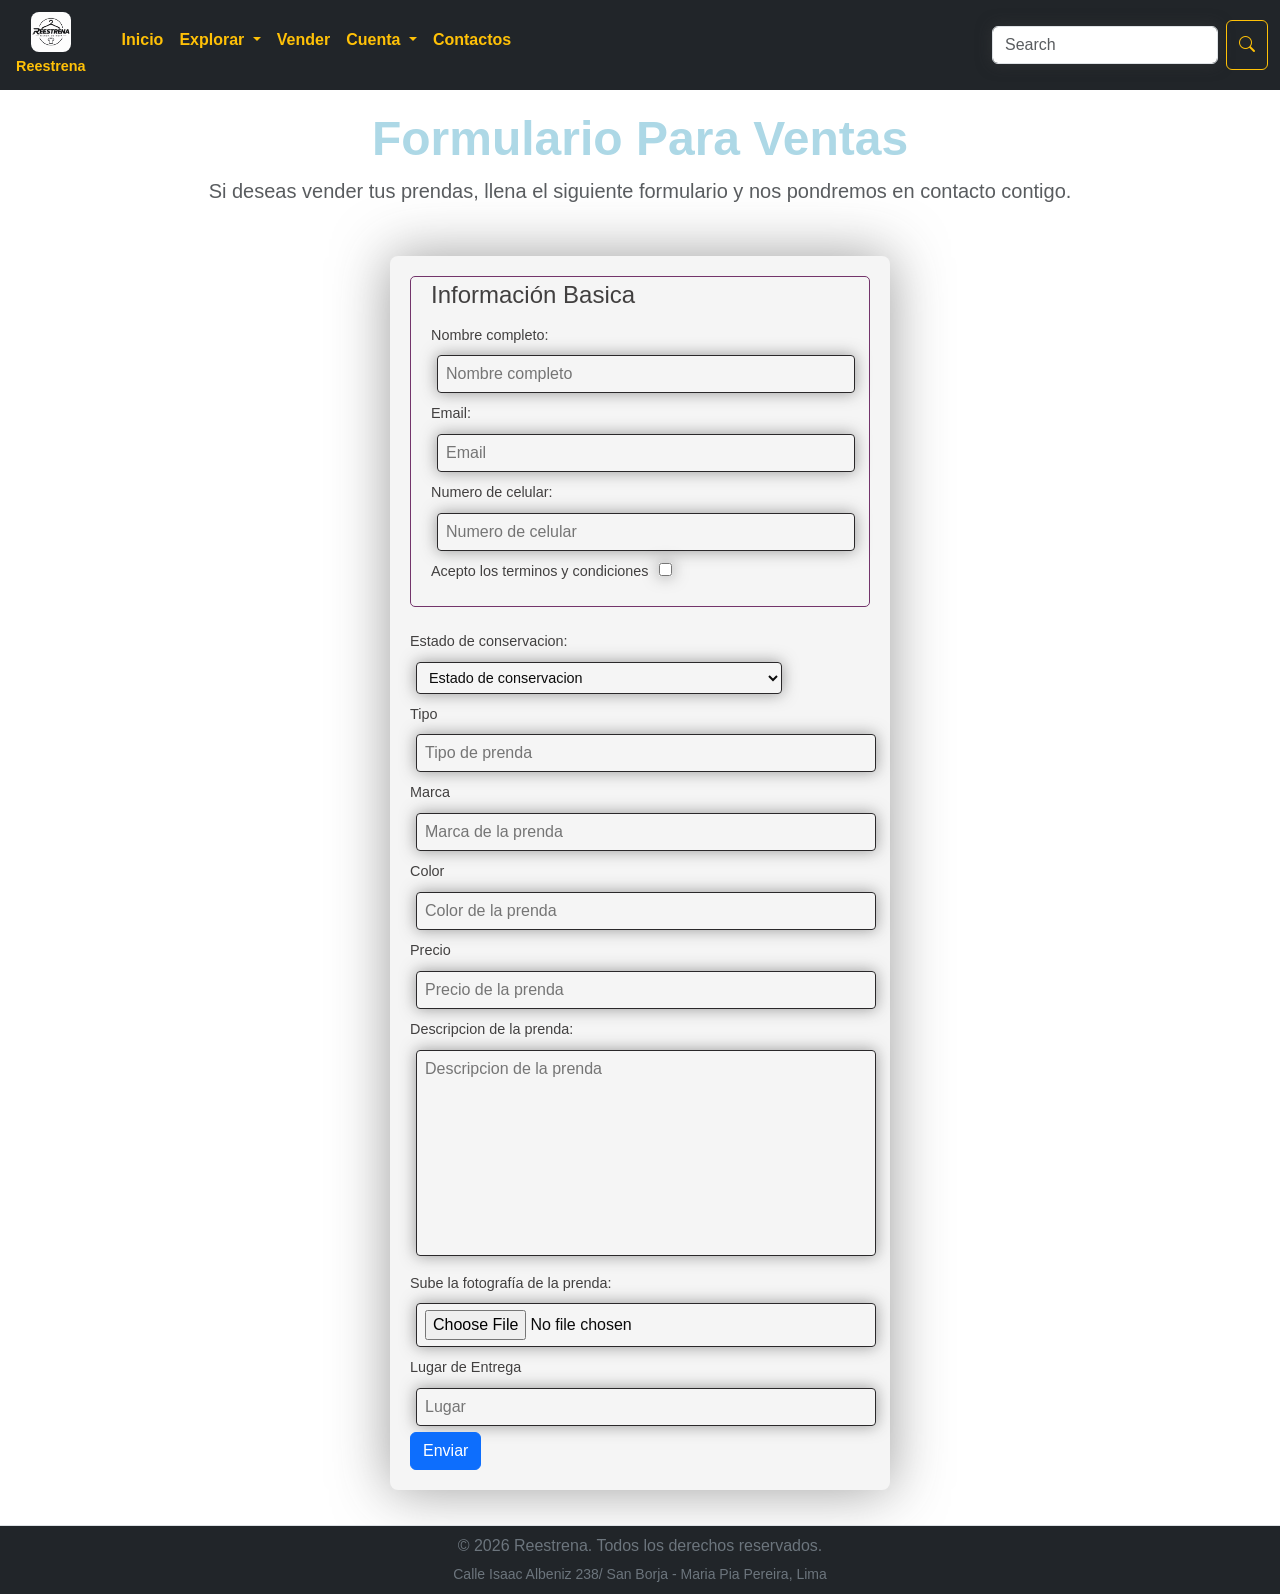
<file: vender.html>
<!DOCTYPE html>
<html lang="en">
<head>
    <meta charset="UTF-8">
    <meta name="viewport" content="width=device-width, initial-scale=1.0">
    <title>Contacto</title>
    <link href="https://cdn.jsdelivr.net/npm/bootstrap@5.3.8/dist/css/bootstrap.min.css" rel="stylesheet" integrity="sha384-sRIl4kxILFvY47J16cr9ZwB07vP4J8+LH7qKQnuqkuIAvNWLzeN8tE5YBujZqJLB" crossorigin="anonymous">
    <script src="https://cdn.jsdelivr.net/npm/bootstrap@5.3.8/dist/js/bootstrap.bundle.min.js" integrity="sha384-FKyoEForCGlyvwx9Hj09JcYn3nv7wiPVlz7YYwJrWVcXK/BmnVDxM+D2scQbITxI" crossorigin="anonymous"></script>
    <script src="https://cdn.jsdelivr.net/npm/@popperjs/core@2.11.8/dist/umd/popper.min.js" integrity="sha384-I7E8VVD/ismYTF4hNIPjVp/Zjvgyol6VFvRkX/vR+Vc4jQkC+hVqc2pM8ODewa9r" crossorigin="anonymous"></script>
    <script src="https://cdn.jsdelivr.net/npm/bootstrap@5.3.8/dist/js/bootstrap.min.js" integrity="sha384-G/EV+4j2dNv+tEPo3++6LCgdCROaejBqfUeNjuKAiuXbjrxilcCdDz6ZAVfHWe1Y" crossorigin="anonymous"></script>
    <link rel="stylesheet" href="https://cdn.jsdelivr.net/npm/bootstrap-icons@1.11.3/font/bootstrap-icons.min.css">
    <script src="https://cdn.jsdelivr.net/npm/bootstrap@5.3.8/dist/js/bootstrap.bundle.min.js" integrity="sha384-FKyoEForCGlyvwx9Hj09JcYn3nv7wiPVlz7YYwJrWVcXK/BmnVDxM+D2scQbITxI" crossorigin="anonymous"></script>
    <link rel="Stylesheet" href="estilo.css">
    <meta name="viewport" content="width=device-width, initial-scale=1.0">
    

    

</head>


<header>
 
  <nav class="navbar navbar-expand-md navbar-dark bg-dark fixed-top">
    <div class="container-fluid">
     
      <a class="navbar-brand d-flex flex-column align-items-center text-center m-0 p-1 text-warning" href="#">
        <img src="img/logoreestrena.jpeg" style="height: 40px; width: auto; border-radius: 8px; margin-bottom: 4px;" alt="Logo Reestrena">
        <span style="font-size: 0.9rem; font-weight: 600;">Reestrena</span>
      </a>

     
      <button class="navbar-toggler border-warning" type="button" data-bs-toggle="offcanvas" data-bs-target="#offcanvasNavbar" aria-controls="offcanvasNavbar" aria-label="Toggle navigation">
        <span class="navbar-toggler-icon"></span>
      </button>

      
      <div class="offcanvas offcanvas-end text-bg-dark" tabindex="-1" id="offcanvasNavbar" aria-labelledby="offcanvasNavbarLabel">
        <div class="offcanvas-header">
          <h5 class="offcanvas-title text-warning" id="offcanvasNavbarLabel">Reestrena</h5>
          <button type="button" class="btn-close btn-close-white" data-bs-dismiss="offcanvas" aria-label="Close"></button>
        </div>
        
        <div class="offcanvas-body">
        
          <ul class="navbar-nav me-auto mb-2 mb-sm-0 mx-sm-4">
            <li class="nav-item">
              <a class="nav-link active text-warning fw-bolder" aria-current="page" href="index.html">Inicio</a>
            </li>
            
            <li class="nav-item dropdown">
              <a class="nav-link dropdown-toggle text-warning fw-bolder" href="#" role="button" data-bs-toggle="dropdown" aria-expanded="false">
                Explorar
              </a>
              <ul class="dropdown-menu dropdown-menu-dark">
                <li><a class="dropdown-item" href="explorar.html">Hombre</a></li>
                <li><a class="dropdown-item" href="explorar.html">Mujer</a></li>
                <li><a class="dropdown-item" href="explorar.html">Niños</a></li>
                <li><a class="dropdown-item" href="explorar.html">Acessorios</a></li>
                <li><a class="dropdown-item" href="explorar.html">Ofertas</a></li>
                <li><hr class="dropdown-divider"></li>
                <li><a class="dropdown-item" href="explorar.html">Y mas..</a></li>
              </ul>
            </li>
            
            <li class="nav-item">
              <a class="nav-link text-warning fw-bolder" href="vender.html">Vender</a>
            </li>

            <li class="nav-item dropdown">
              <a class="nav-link dropdown-toggle text-warning fw-bolder" href="cuenta.html" role="button" data-bs-toggle="dropdown" aria-expanded="false">
                Cuenta
              </a>
              <ul class="dropdown-menu dropdown-menu-dark">
                <li><a class="dropdown-item" href="cuenta.html">Mis compras</a></li>
                <li><a class="dropdown-item" href="cuenta.html">Mis publicaciones</a></li>
                <li><a class="dropdown-item" href="cuenta.html">Favoritos</a></li>
                <li><a class="dropdown-item" href="cuenta.html">Datos</a></li>
              </ul>
            </li>   

            <li class="nav-item">
              <a class="nav-link text-warning fw-bolder" href="contacto.html">Contactos</a>
            </li>
          </ul>

        
          <form class="d-flex mt-3 mt-sm-0 ms-auto" role="search">
            <input class="form-control me-2" type="search" placeholder="Search" aria-label="Search"/>
            <button class="btn btn-outline-warning" type="submit"><i class="bi bi-search"></i></button>
          </form>
        </div>
      </div>
    </div>
  </nav>
</header>

<body>
     <section >
            <div class="text-center mb-5  " >
            <h1 class="display-5 fw-bold">Formulario Para Ventas</h1>
            <p class="lead text-muted">Si deseas vender tus prendas, llena el siguiente formulario y nos pondremos en contacto contigo.</p>
        </div>
            <form class="formul">
                <fieldset>
                    <legend>Información Basica</legend>           
                    <div class="form_imput">
                        <label for="nombre">Nombre completo:</label>
                        <input type="text" placeholder="Nombre completo" id="nombre">
                    </div>
                    <div class="form_imput">
                        <label for="email">Email:</label>
                        <input type="email" placeholder="Email" id="email">
                    </div>
                    <div class="form_imput">
                        <label for="celular">Numero de celular:</label>
                        <input type="tel" placeholder="Numero de celular" id="celular">
                    </div>
                        <div class="form_imput">
                        <label for="terminos"> Acepto los terminos y condiciones
                        <input type="checkbox" class="checkbox">
                        </label>
                    </div>
                    </div>
                </fieldset>
                        <div Class="form_imput">
                            <label for="opciones">Estado de conservacion:
                                <select name="opciones" id="opciones">
                                <option value="">Estado de conservacion</option>
                                <option value="opcion1">Bueno</option>
                                <option value="opcion2">Regular</option>
                                <option value="opcion3">Malo</option>
                            </select>
                            </label>
                        </div>
                        <div class="form_imput">
                            <label for="Tipo">Tipo</label>
                            <input type="tel" placeholder="Tipo de prenda" id="Tipo">
                        </div>
                        <div class="form_imput">
                            <label for="Marca">Marca</label>
                            <input type="tel" placeholder="Marca de la prenda" id="Marca">
                        </div>
                        <div class="form_imput">
                            <label for="color">Color</label>
                            <input type="tel" placeholder="Color de la prenda" id="color">
                        </div>
                        <div class="form_imput">
                            <label for="Precio">Precio</label>
                            <input type="tel" placeholder="Precio de la prenda" id="Precio">
                        </div>
                        <div class="form_imput">
                            <label for="descripcion">Descripcion de la prenda:</label>
                            <textarea rows="8" placeholder="Descripcion de la prenda" id="descripcion"></textarea>
                        </div>
                        <form action="" method="POST" enctype="multipart/form-data">
                            <div class="campo-archivo">
                            <label for="foto-perfil">Sube la fotografía de la prenda:</label>
                            <input type="file" id="foto-perfil" name="foto" accept="image/*">
                            </div>
                        <div class="form_imput">
                            <label for="color">Lugar de Entrega</label>
                            <input type="tel" placeholder="Lugar" id="color">
                        </div>
                <button type="submit" class="btn btn-primary">Enviar</button>
            </form>
    </section>

</body>





 <footer class="mt-auto bg-dark border-top py-2 text-center text-secondary">
    <div class="container">
      <p class="mb-1">&copy; 2026 Reestrena. Todos los derechos reservados.</p>
      <small> Calle Isaac Albeniz 238/ San Borja - Maria Pia Pereira, Lima</small>
    </div>
  </footer>


</html>
</file>
<file: estilo.css>
body { 
    margin: 0px; 
    color: lightblue;
    font-family: sans-serif;
    
}

section{
    margin-top: 110px;
}

.formul {  
    background: #f5f5f5; 
    padding: 20px;
    max-width: 500px; 
    border-radius: 8px; 
    margin: 35px auto; 
    margin-top: 50px;
    box-shadow: 0 0 55px rgba(60, 59, 59, 0.5);
    font-size: 16px;
    color: rgb(66, 64, 64);
}
h2 { 
    text-align: center; 
    margin:0;
    margin-bottom: 10px; 
    text-transform: uppercase;
    font-weight: 100;
    font-size: 1.5em;
    padding: 10px 0;
}

.from_imput { 
    padding: 6px 20px; 
}

input, textarea, select { 
    width: 100%; 
    box-sizing: border-box;
    padding: 6px 8px; 
    border: none; 
    border: 1px solid #2a282a;
    box-shadow: 0 0 15px rgba(60, 59, 59, 0.5);
    background: transparent; 
    border-radius: 4px; 
    color:rgb(11, 11, 11);
    margin: 6px;
}

option { 
    background: #181718;  
}

textarea { 
    min-width: 100%;
    resize: none;
    min-height: 102px;
    font-family: sans-serif;
    font-size: 16px;
}

label {
    font-size: 0.9em;
    line-height: 2em;
}

.checkbox { 
    width: auto; 
    heitght: auto;
}

fieldset { 
    margin: 0;
    border: 1px solid #73346b; 
    padding: 0 20px 20px 20px;
    margin-bottom: 20px;
    Border-radius: 5px;
}
</file>
